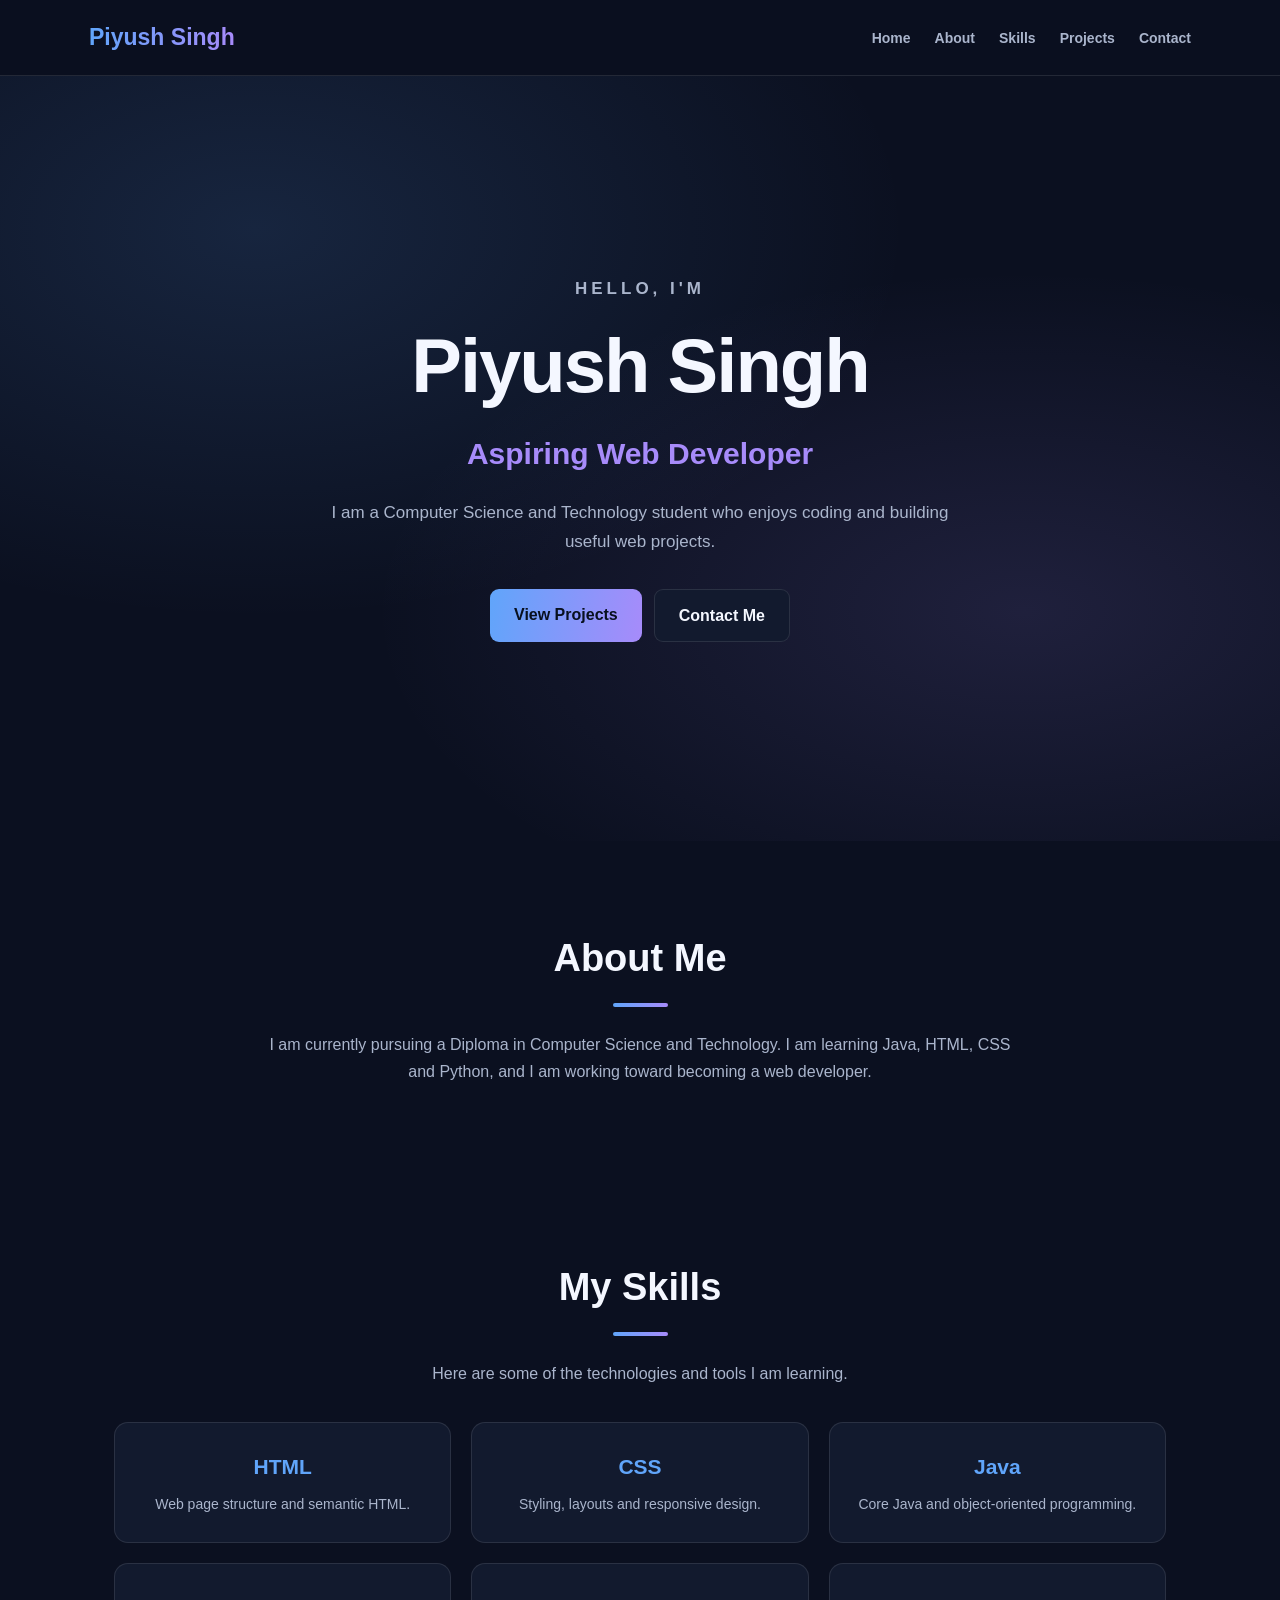
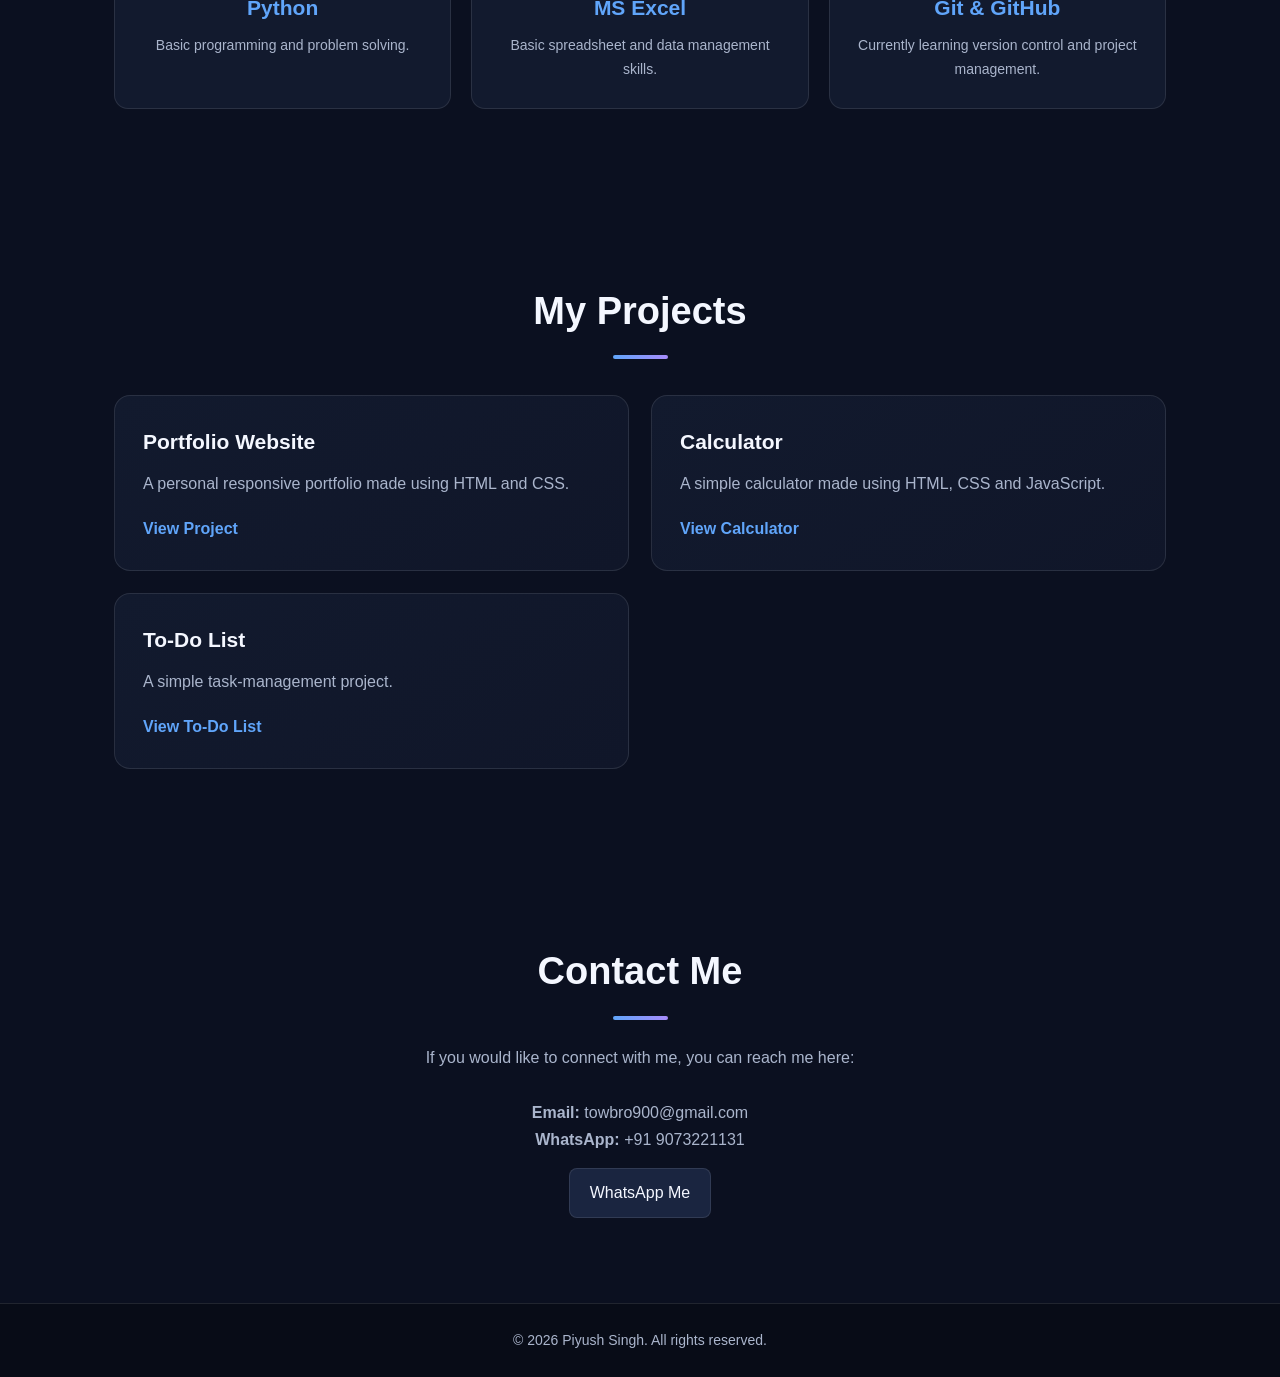
<file: index.html>
<!DOCTYPE html>
<html lang="en">
<head>
    <meta charset="UTF-8">
    <meta name="viewport" content="width=device-width, initial-scale=1.0">
    <title>Redirecting to Portfolio...</title>
    <script>window.location.replace('./protfolio/protfolio2.html');</script>
</head>
<body>
    <p>Redirecting to portfolio...</p>
</body>
</html>
</file>
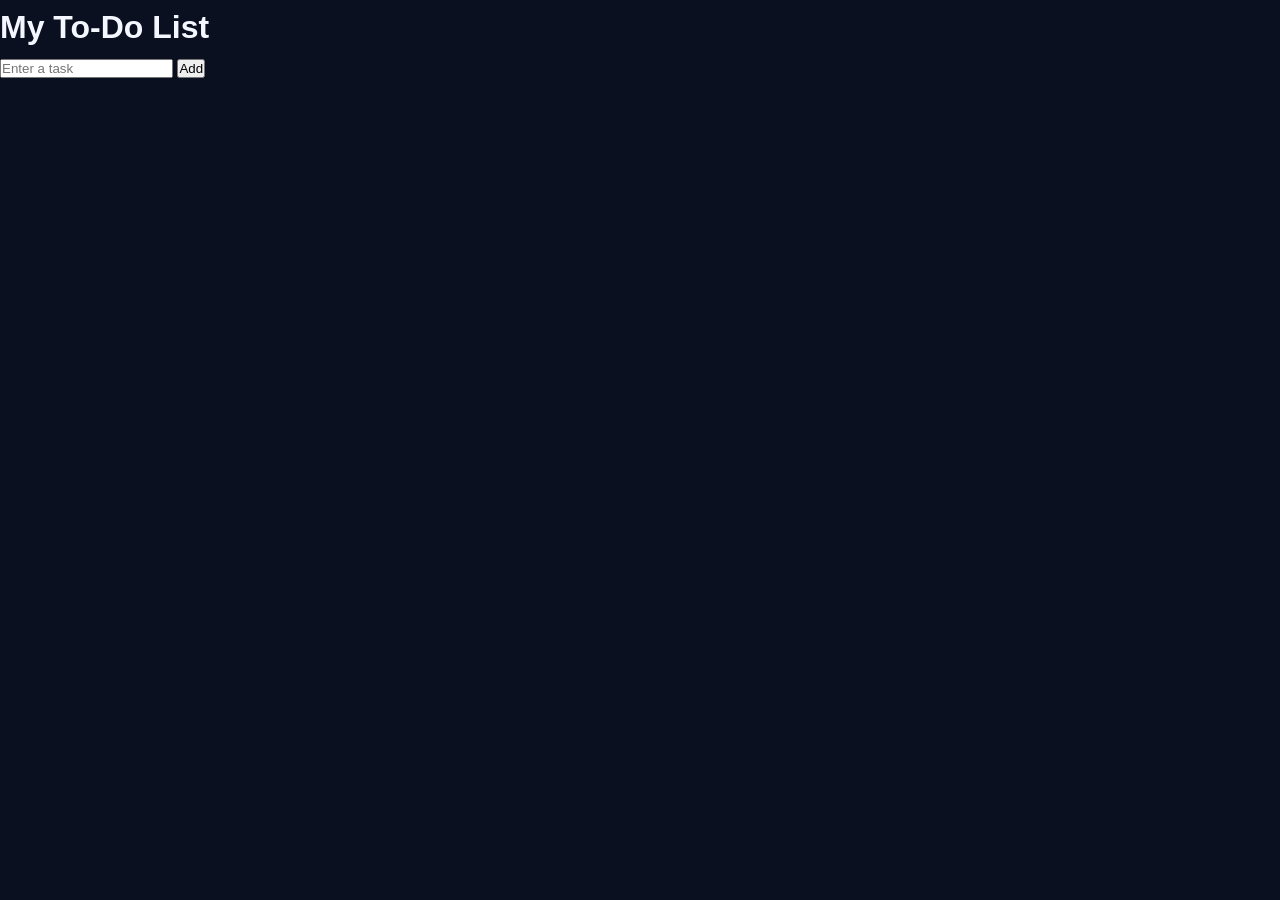
<file: protfolio/index.html>
<!DOCTYPE html>
<html lang="en">
<head>
    <meta charset="UTF-8">
    <meta name="viewport" content="width=device-width, initial-scale=1.0">
    <title>To-Do List</title>

    <link rel="stylesheet" href="style.css">
</head>

<body>

    <div class="todo-container">

        <h1>My To-Do List</h1>

        <div class="input-box">
            <input type="text" id="taskInput" placeholder="Enter a task">
            <button onclick="addTask()">Add</button>
        </div>

        <ul id="taskList"></ul>

    </div>

    <script src="script.js"></script>

</body>
</html>
</file>
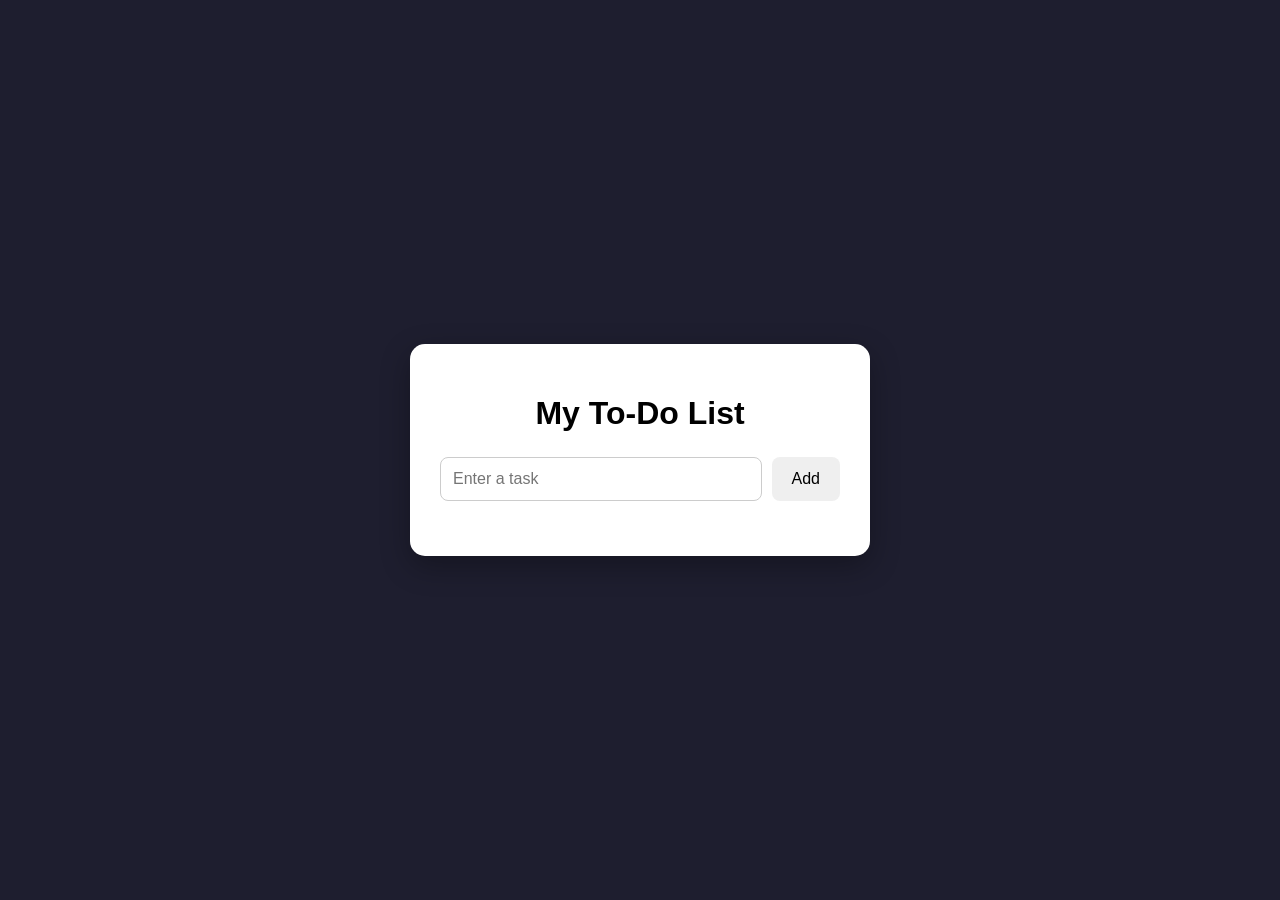
<file: todo list/index.html>
<!DOCTYPE html>
<html lang="en">

<head>
    <meta charset="UTF-8">
    <meta name="viewport" content="width=device-width, initial-scale=1.0">
    <title>To-Do List</title>

    <link rel="stylesheet" href="style.css">
</head>

<body>

    <div class="todo-container">

        <h1>My To-Do List</h1>

        <div class="input-box">
            <input type="text" id="taskInput" placeholder="Enter a task">
            <button onclick="addTask()">Add</button>
        </div>

        <ul id="taskList"></ul>

    </div>

    <script src="script.js"></script>

</body>
</html>
</file>
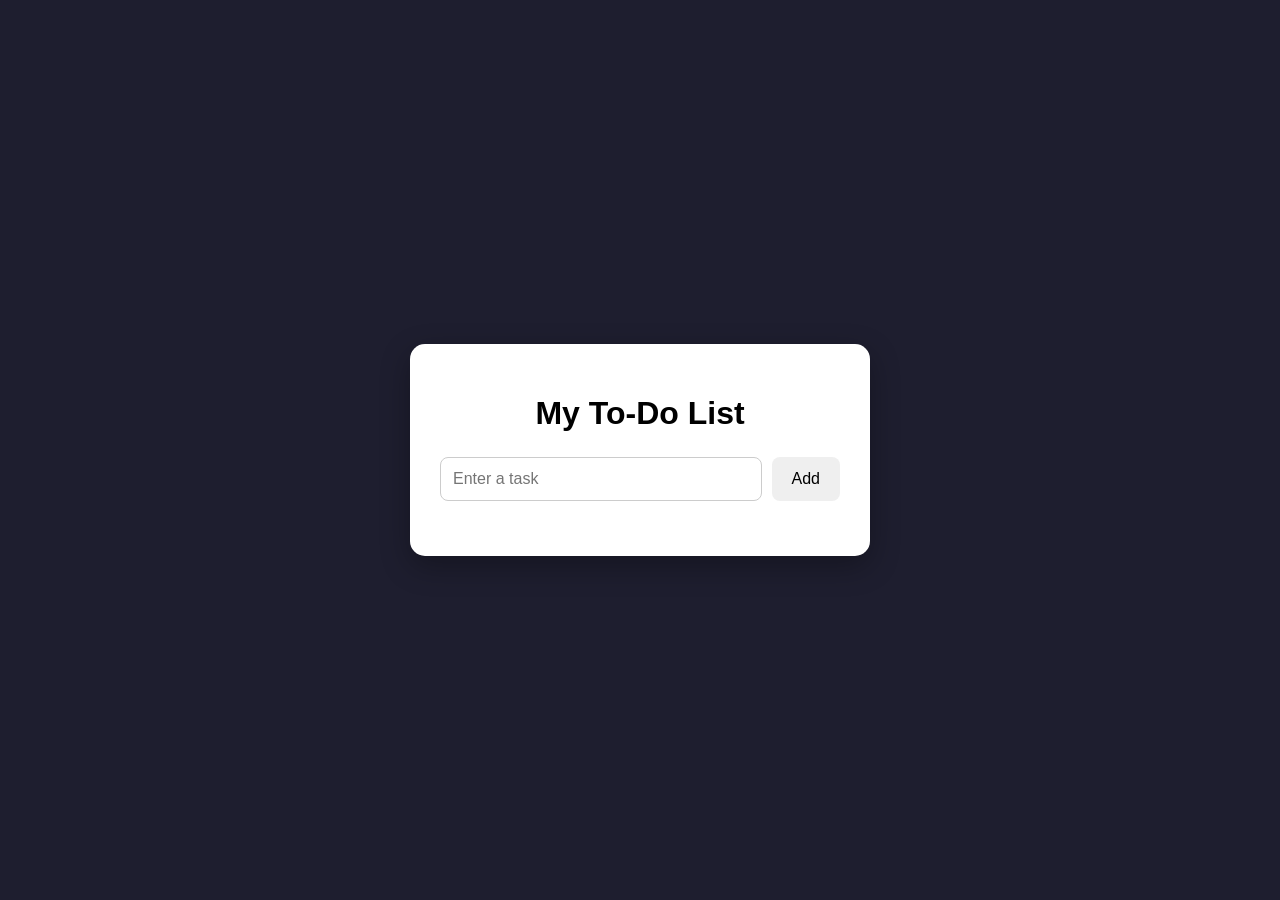
<file: todo-list/index.html>
<!DOCTYPE html>
<html lang="en">
<head>
    <meta charset="UTF-8">
    <meta name="viewport" content="width=device-width, initial-scale=1.0">
    <title>To-Do List</title>
    <link rel="stylesheet" href="style.css">
</head>
<body>
    <div class="todo-container">
        <h1>My To-Do List</h1>
        <div class="input-box">
            <input type="text" id="taskInput" placeholder="Enter a task">
            <button onclick="addTask()">Add</button>
        </div>
        <ul id="taskList"></ul>
    </div>
    <script src="script.js"></script>
</body>
</html>
</file>
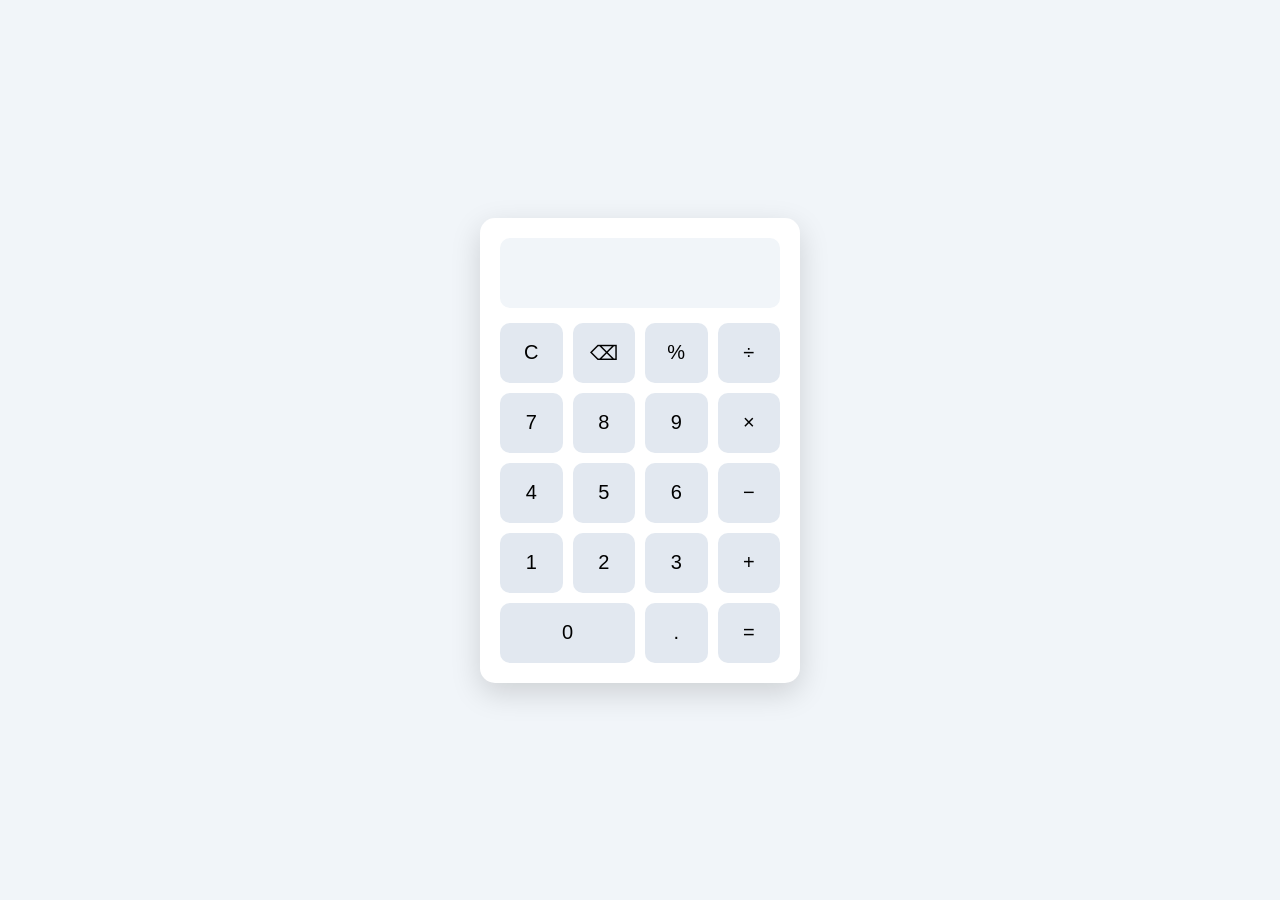
<file: calculator/calculator.html>
<!DOCTYPE html>
<html lang="en">

<head>
    <meta charset="UTF-8">
    <meta name="viewport" content="width=device-width, initial-scale=1.0">

    <title>Calculator</title>

    <link rel="stylesheet" href="calculator.css">
</head>

<body>

    <div class="calculator">

        <input type="text" id="display" readonly>

        <div class="buttons">

            <button onclick="clearDisplay()">C</button>
            <button onclick="deleteLast()">⌫</button>
            <button onclick="addValue('%')">%</button>
            <button onclick="addValue('/')">÷</button>

            <button onclick="addValue('7')">7</button>
            <button onclick="addValue('8')">8</button>
            <button onclick="addValue('9')">9</button>
            <button onclick="addValue('*')">×</button>

            <button onclick="addValue('4')">4</button>
            <button onclick="addValue('5')">5</button>
            <button onclick="addValue('6')">6</button>
            <button onclick="addValue('-')">−</button>

            <button onclick="addValue('1')">1</button>
            <button onclick="addValue('2')">2</button>
            <button onclick="addValue('3')">3</button>
            <button onclick="addValue('+')">+</button>

            <button onclick="addValue('0')" class="zero">0</button>
            <button onclick="addValue('.')">.</button>
            <button onclick="calculate()">=</button>

        </div>

    </div>

    <script src="calculator.js"></script>

</body>

</html>
</file>
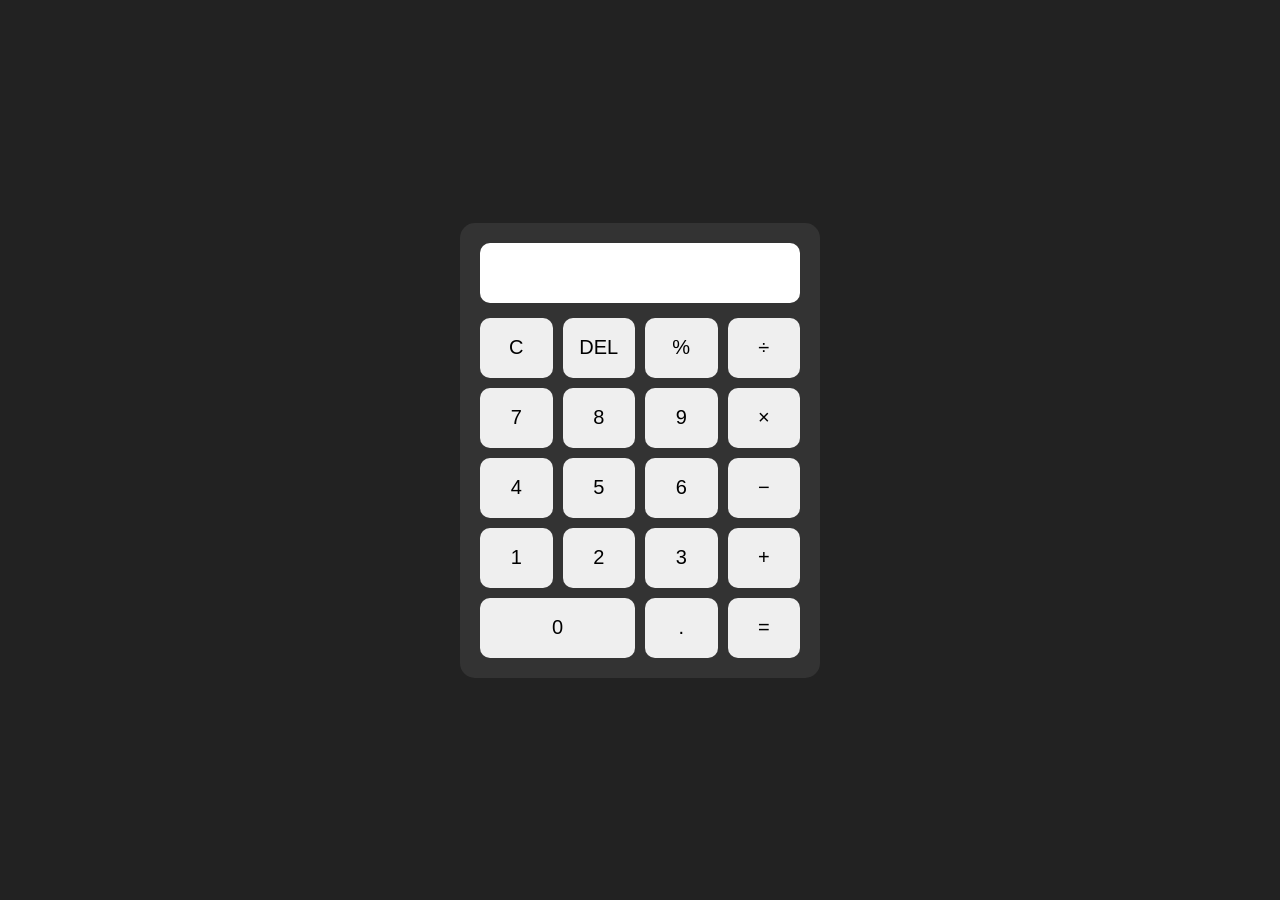
<file: protfolio/calculator.html>
<!DOCTYPE html>
<html lang="en">

<head>
    <meta charset="UTF-8">
    <meta name="viewport" content="width=device-width, initial-scale=1.0">
    <title>Calculator</title>

    <link rel="stylesheet" href="calculator.css">
</head>

<body>

    <div class="calculator">

        <input type="text" id="display" readonly>

        <div class="buttons">
            <button onclick="clearDisplay()">C</button>
            <button onclick="deleteLast()">DEL</button>
            <button onclick="appendValue('%')">%</button>
            <button onclick="appendValue('/')">÷</button>

            <button onclick="appendValue('7')">7</button>
            <button onclick="appendValue('8')">8</button>
            <button onclick="appendValue('9')">9</button>
            <button onclick="appendValue('*')">×</button>

            <button onclick="appendValue('4')">4</button>
            <button onclick="appendValue('5')">5</button>
            <button onclick="appendValue('6')">6</button>
            <button onclick="appendValue('-')">−</button>

            <button onclick="appendValue('1')">1</button>
            <button onclick="appendValue('2')">2</button>
            <button onclick="appendValue('3')">3</button>
            <button onclick="appendValue('+')">+</button>

            <button onclick="appendValue('0')" class="zero">0</button>
            <button onclick="appendValue('.')">.</button>
            <button onclick="calculate()">=</button>
        </div>

    </div>

    <script src="calculator.js"></script>

</body>

</html>
</file>
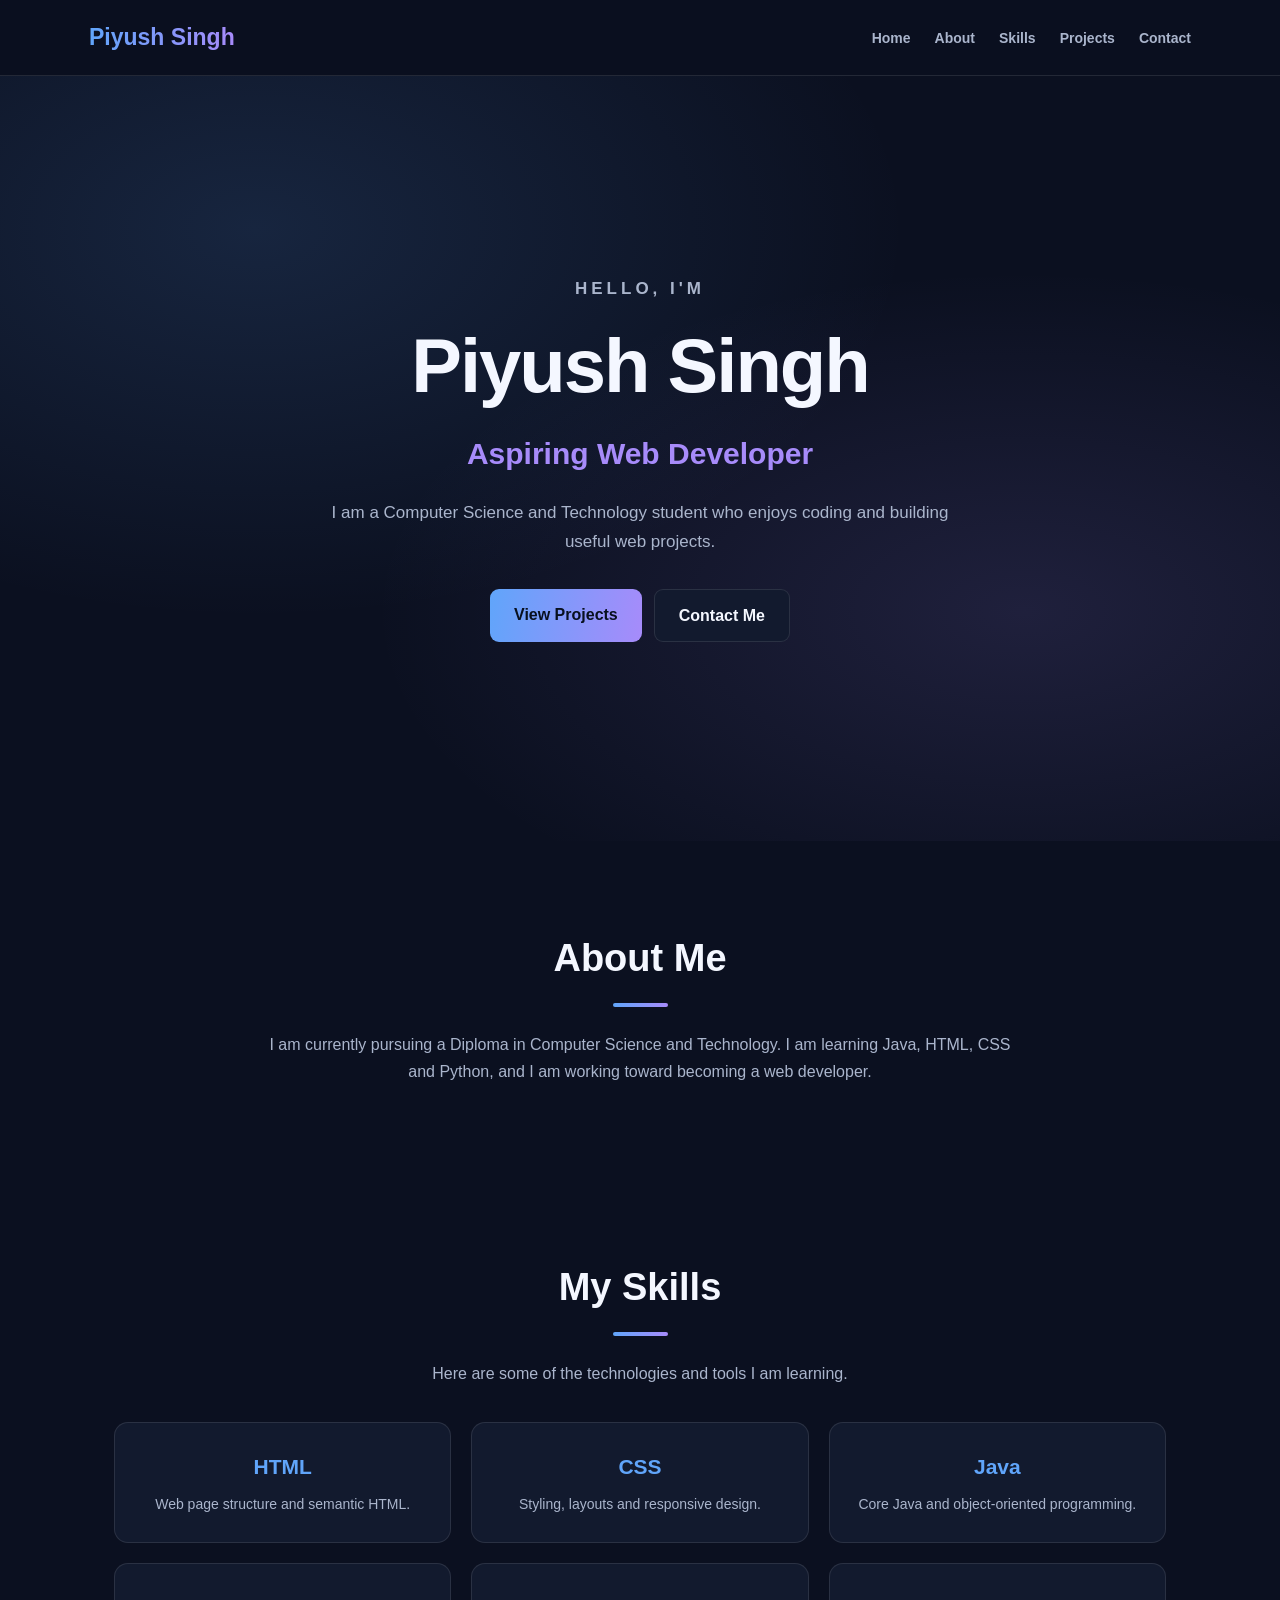
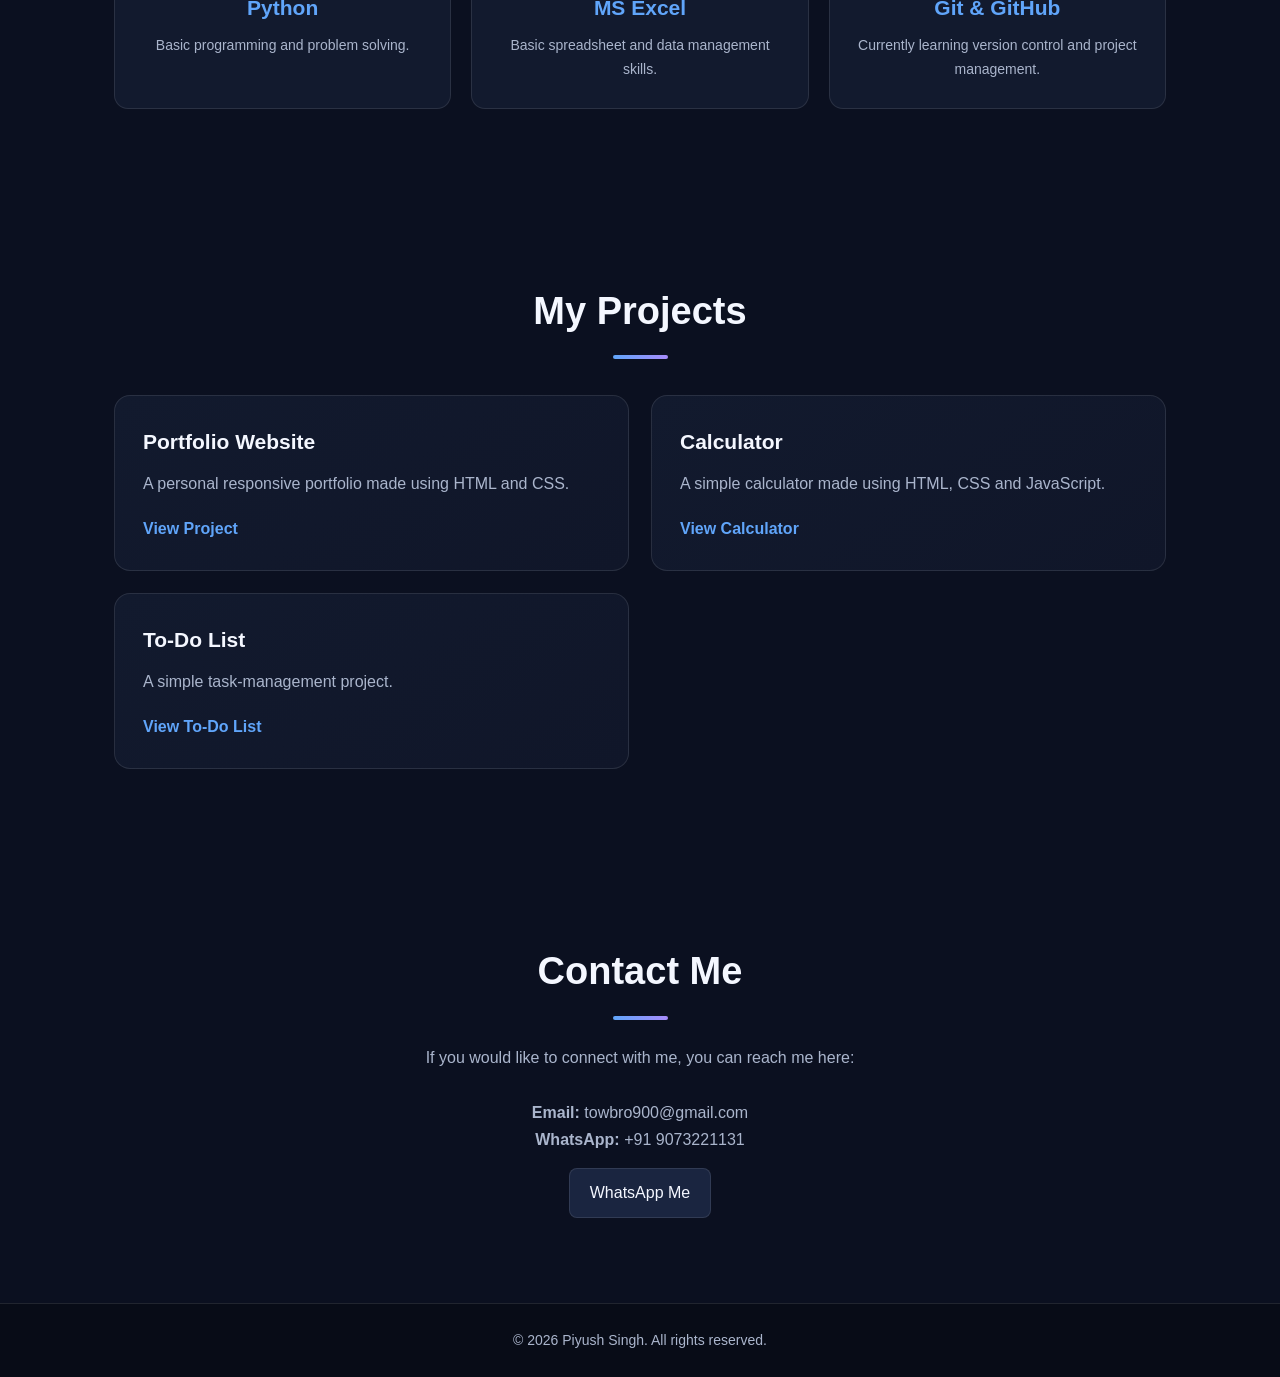
<file: protfolio/protfolio2.html>
<!DOCTYPE html>
<html lang="en">

<head>
    <meta charset="UTF-8">
    <meta name="viewport" content="width=device-width, initial-scale=1.0">

    <title>Piyush Singh | Portfolio</title>

    <link rel="stylesheet" href="style.css">
</head>

<body>

    <!-- Navigation -->
    <header>
        <nav class="navbar">

            <h1 class="logo">Piyush Singh</h1>

            <ul class="nav-links">
                <li><a href="#home">Home</a></li>
                <li><a href="#about">About</a></li>
                <li><a href="#skills">Skills</a></li>
                <li><a href="#projects">Projects</a></li>
                <li><a href="#contact">Contact</a></li>
            </ul>

        </nav>
    </header>


    <!-- Home -->
    <section id="home" class="hero">

        <div class="hero-content">

            <p class="small-text">HELLO, I'M</p>

            <h2>Piyush Singh</h2>

            <h3>Aspiring Web Developer</h3>

            <p>
                I am a Computer Science and Technology student
                who enjoys coding and building useful web projects.
            </p>

            <div class="buttons">
                <a href="#projects" class="btn primary">
                    View Projects
                </a>

                <a href="#contact" class="btn secondary">
                    Contact Me
                </a>
            </div>

        </div>

    </section>


    <!-- About -->
    <section id="about" class="section">

        <h2>About Me</h2>

        <p>
            I am currently pursuing a Diploma in Computer Science
            and Technology. I am learning Java, HTML, CSS and Python,
            and I am working toward becoming a web developer.
        </p>

    </section>

<!-- Skills Section -->
<section id="skills" class="section">

    <h2>My Skills</h2>

    <p class="skills-intro">
        Here are some of the technologies and tools I am learning.
    </p>

    <div class="skills-container">

        <div class="skill-card">
            <h3>HTML</h3>
            <p>Web page structure and semantic HTML.</p>
        </div>

        <div class="skill-card">
            <h3>CSS</h3>
            <p>Styling, layouts and responsive design.</p>
        </div>

        <div class="skill-card">
            <h3>Java</h3>
            <p>Core Java and object-oriented programming.</p>
        </div>

        <div class="skill-card">
            <h3>Python</h3>
            <p>Basic programming and problem solving.</p>
        </div>

        <div class="skill-card">
            <h3>MS Excel</h3>
            <p>Basic spreadsheet and data management skills.</p>
        </div>

        <div class="skill-card">
            <h3>Git & GitHub</h3>
            <p>Currently learning version control and project management.</p>
        </div>

    </div>

</section>


    <!-- Projects -->
    <section id="projects" class="section">

        <h2>My Projects</h2>

        <div class="cards">

            <div class="card project">

                <h3>Portfolio Website</h3>

                <p>
                    A personal responsive portfolio
                    made using HTML and CSS.
                </p>

                <a href="protfolio2.html" target="_blank">
                    View Project
                </a>

            </div>


            <div class="card project">

                <h3>Calculator</h3>

                <p>
                      A simple calculator made using HTML, CSS and JavaScript.
                 </p>

                 <a href="calculator.html" target="_blank">
                      View Calculator
                 </a>
             </div>


             <div class="card project">

                 <h3>To-Do List</h3>

                <p>
                    A simple task-management project.
                </p>

                <a href="../todo-list/index.html" target="_blank">
                    View To-Do List
                </a>                
            </div>

        </div>

    </section>


    <!-- Contact -->
    <section id="contact" class="section contact">

        <h2>Contact Me</h2>

        <p>
            If you would like to connect with me,
            you can reach me here:
        </p>

        <div class="contact-info">

            <p>
                <strong>Email:</strong>
                towbro900@gmail.com
            </p>
            <P>
                <strong>WhatsApp:</strong>
                +91 9073221131
            </P>
                <a href="https://wa.me/9073221131" target="_blank">
                    WhatsApp Me
                </a>
        </div>

    </section>


    <!-- Footer -->
    <footer>

        <p>
            © 2026 Piyush Singh. All rights reserved.
        </p>

    </footer>

</body>

</html>
</file>
<file: protfolio/style.css>
/* ===== Modern Portfolio Theme ===== */
:root {
    --bg: #0b1020;
    --surface: #121a2e;
    --surface-light: #1a2540;
    --text: #f4f7ff;
    --muted: #aab5cc;
    --blue: #60a5fa;
    --purple: #a78bfa;
    --border: rgba(255, 255, 255, 0.1);
}

* {
    margin: 0;
    padding: 0;
    box-sizing: border-box;
}

html {
    scroll-behavior: smooth;
    scroll-padding-top: 90px;
}

body {
    font-family: Arial, sans-serif;
    line-height: 1.7;
    background: var(--bg);
    color: var(--text);
}

a {
    transition: 0.25s ease;
}

/* Navigation */
header {
    position: sticky;
    top: 0;
    z-index: 100;
    background: rgba(11, 16, 32, 0.92);
    backdrop-filter: blur(14px);
    border-bottom: 1px solid var(--border);
}

.navbar {
    max-width: 1150px;
    margin: auto;
    padding: 18px 24px;
    display: flex;
    align-items: center;
    justify-content: space-between;
    gap: 20px;
}

.logo {
    font-size: 23px;
    background: linear-gradient(90deg, var(--blue), var(--purple));
    -webkit-background-clip: text;
    background-clip: text;
    color: transparent;
}

.nav-links {
    list-style: none;
    display: flex;
    flex-wrap: wrap;
    gap: 24px;
}

.nav-links a {
    color: var(--muted);
    text-decoration: none;
    font-weight: 600;
    font-size: 14px;
}

.nav-links a:hover {
    color: var(--blue);
}

/* Hero */
.hero {
    min-height: 85vh;
    display: flex;
    align-items: center;
    justify-content: center;
    text-align: center;
    padding: 90px 24px;
    background:
        radial-gradient(ellipse at 20% 20%,
            rgba(96, 165, 250, 0.14), transparent 45%),
        radial-gradient(ellipse at 80% 70%,
            rgba(167, 139, 250, 0.13), transparent 45%),
        var(--bg);
}

.hero-content {
    max-width: 780px;
}

.small-text {
    color: var(--blue);
    font-weight: bold;
    letter-spacing: 4px;
    font-size: 13px;
}

.hero h2 {
    font-size: clamp(42px, 8vw, 76px);
    line-height: 1.15;
    margin: 18px 0;
    letter-spacing: -2px;
}

.hero h3 {
    font-size: clamp(21px, 4vw, 30px);
    color: var(--purple);
    margin-bottom: 20px;
}

.hero p {
    color: var(--muted);
    font-size: 17px;
    max-width: 620px;
    margin: auto;
}

/* Buttons */
.buttons {
    margin-top: 32px;
    display: flex;
    flex-wrap: wrap;
    justify-content: center;
    gap: 12px;
}

.btn {
    display: inline-block;
    padding: 12px 24px;
    border-radius: 9px;
    text-decoration: none;
    font-weight: bold;
}

.primary {
    color: #08101f;
    background: linear-gradient(100deg, var(--blue), var(--purple));
}

.primary:hover {
    transform: translateY(-3px);
    box-shadow: 0 8px 28px rgba(96, 165, 250, 0.2);
}

.secondary {
    color: var(--text);
    border: 1px solid var(--border);
    background: var(--surface);
}

.secondary:hover {
    border-color: var(--blue);
    transform: translateY(-3px);
}

/* Sections */
.section {
    max-width: 1100px;
    margin: auto;
    padding: 85px 24px;
}

.section h2 {
    text-align: center;
    font-size: clamp(29px, 5vw, 38px);
    margin-bottom: 24px;
}

.section h2::after {
    content: "";
    display: block;
    width: 55px;
    height: 4px;
    margin: 12px auto 0;
    border-radius: 5px;
    background: linear-gradient(90deg, var(--blue), var(--purple));
}

.section > p {
    max-width: 760px;
    margin: auto;
    text-align: center;
    color: var(--muted);
}

/* Skills */
.skills-intro {
    margin-bottom: 32px !important;
}

.skills-container {
    display: grid;
    grid-template-columns: repeat(3, minmax(0, 1fr));
    gap: 20px;
    margin-top: 35px;
}

.skill-card {
    padding: 26px 20px;
    text-align: center;
    background: var(--surface);
    border: 1px solid var(--border);
    border-radius: 14px;
    transition: transform 0.25s, border-color 0.25s;
}

.skill-card:hover {
    transform: translateY(-5px);
    border-color: var(--purple);
}

.skill-card h3 {
    color: var(--blue);
    font-size: 21px;
    margin-bottom: 8px;
}

.skill-card p {
    color: var(--muted);
    font-size: 14px;
}

/* Project Cards */
.cards {
    display: grid;
    grid-template-columns: repeat(2, minmax(0, 1fr));
    gap: 22px;
    margin-top: 36px;
}

.card {
    padding: 28px;
    background: linear-gradient(145deg, var(--surface), #101629);
    border: 1px solid var(--border);
    border-radius: 16px;
    transition: transform 0.25s, border-color 0.25s;
}

.card:hover {
    transform: translateY(-5px);
    border-color: var(--blue);
}

.card h3 {
    font-size: 21px;
    margin-bottom: 10px;
}

.card p {
    color: var(--muted);
}

.project a {
    display: inline-block;
    margin-top: 18px;
    color: var(--blue);
    text-decoration: none;
    font-weight: bold;
}

.project a:hover {
    color: var(--purple);
}

/* Contact */
.contact-info {
    margin-top: 28px;
    text-align: center;
}

.contact-info p {
    color: var(--muted);
    overflow-wrap: anywhere;
}

.contact-info a {
    display: inline-block;
    margin-top: 15px;
    padding: 10px 20px;
    color: var(--text);
    background: var(--surface-light);
    border: 1px solid var(--border);
    border-radius: 8px;
    text-decoration: none;
}

.contact-info a:hover {
    border-color: var(--blue);
}

/* Footer */
footer {
    padding: 25px 20px;
    text-align: center;
    background: #080c17;
    border-top: 1px solid var(--border);
    color: var(--muted);
    font-size: 14px;
}

/* Mobile Responsive */
@media (max-width: 700px) {
    .navbar {
        flex-direction: column;
        padding: 16px;
        gap: 12px;
    }

    .nav-links {
        justify-content: center;
        gap: 12px 18px;
    }

    .hero {
        min-height: 75vh;
        padding: 70px 20px;
    }

    .hero h2 {
        letter-spacing: -1px;
    }

    .section {
        padding: 65px 20px;
    }

    .skills-container,
    .cards {
        grid-template-columns: 1fr;
    }

    .card {
        padding: 24px;
    }
}

@media (prefers-reduced-motion: reduce) {
    html {
        scroll-behavior: auto;
    }

    *,
    *::before,
    *::after {
        transition-duration: 0.01ms !important;
    }
}
</file>
<file: todo list/style.css>
body {
    margin: 0;
    padding: 0;
    min-height: 100vh;
    display: flex;
    justify-content: center;
    align-items: center;
    background: #1e1e2f;
    font-family: Arial, sans-serif;
}

.todo-container {
    width: 400px;
    padding: 30px;
    background: white;
    border-radius: 15px;
    box-shadow: 0 10px 30px rgba(0, 0, 0, 0.3);
}

h1 {
    text-align: center;
    margin-bottom: 25px;
}

.input-box {
    display: flex;
    gap: 10px;
}

input {
    flex: 1;
    padding: 12px;
    font-size: 16px;
    border: 1px solid #ccc;
    border-radius: 8px;
}

button {
    padding: 12px 20px;
    border: none;
    border-radius: 8px;
    cursor: pointer;
    font-size: 16px;
}

button:hover {
    opacity: 0.8;
}

ul {
    list-style: none;
    padding: 0;
    margin-top: 25px;
}li {
    display: flex;
    align-items: center;
    gap: 10px;
    padding: 12px;
    margin-bottom: 10px;
    background: #f1f1f1;
    border-radius: 8px;
}

li span {
    flex: 1;
}

.completed {
    text-decoration: line-through;
    opacity: 0.5;
}

li button {
    padding: 7px 10px;
    font-size: 14px;
}
</file>
<file: todo-list/style.css>
body {
    margin: 0;
    padding: 0;
    min-height: 100vh;
    display: flex;
    justify-content: center;
    align-items: center;
    background: #1e1e2f;
    font-family: Arial, sans-serif;
}

.todo-container {
    width: min(400px, calc(100% - 40px));
    padding: 30px;
    background: white;
    border-radius: 15px;
    box-shadow: 0 10px 30px rgba(0, 0, 0, 0.3);
}

h1 { text-align: center; margin-bottom: 25px; }
.input-box { display: flex; gap: 10px; }
input { flex: 1; padding: 12px; font-size: 16px; border: 1px solid #ccc; border-radius: 8px; }
button { padding: 12px 20px; border: none; border-radius: 8px; cursor: pointer; font-size: 16px; }
button:hover { opacity: 0.8; }
ul { list-style: none; padding: 0; margin-top: 25px; }
li { display: flex; align-items: center; gap: 10px; padding: 12px; margin-bottom: 10px; background: #f1f1f1; border-radius: 8px; }
li span { flex: 1; }
.completed { text-decoration: line-through; opacity: 0.5; }
li button { padding: 7px 10px; font-size: 14px; }
</file>
<file: calculator/calculator.css>
* {
    margin: 0;
    padding: 0;
    box-sizing: border-box;
}

body {
    min-height: 100vh;

    display: flex;
    justify-content: center;
    align-items: center;

    background: #f1f5f9;

    font-family: Arial, sans-serif;
}

.calculator {
    width: 320px;

    padding: 20px;

    background: white;

    border-radius: 15px;

    box-shadow: 0 10px 30px rgba(0, 0, 0, 0.15);
}

#display {
    width: 100%;

    height: 70px;

    margin-bottom: 15px;

    padding: 10px;

    font-size: 30px;

    text-align: right;

    border: none;

    background: #f1f5f9;

    border-radius: 10px;
}

.buttons {
    display: grid;

    grid-template-columns: repeat(4, 1fr);

    gap: 10px;
}

button {
    height: 60px;

    border: none;

    border-radius: 10px;

    font-size: 20px;

    cursor: pointer;

    background: #e2e8f0;
}

button:hover {
    background: #cbd5e1;
}

.zero {
    grid-column: span 2;
}
</file>
<file: protfolio/calculator.css>
body {
    margin: 0;
    padding: 0;
    height: 100vh;
    display: flex;
    justify-content: center;
    align-items: center;
    background: #222;
    font-family: Arial, sans-serif;
}

.calculator {
    width: 320px;
    padding: 20px;
    background: #333;
    border-radius: 15px;
}

#display {
    width: 100%;
    height: 60px;
    box-sizing: border-box;
    margin-bottom: 15px;
    font-size: 28px;
    text-align: right;
    padding: 10px;
    border: none;
    border-radius: 10px;
}

.buttons {
    display: grid;
    grid-template-columns: repeat(4, 1fr);
    gap: 10px;
}

button {
    height: 60px;
    font-size: 20px;
    border: none;
    border-radius: 10px;
    cursor: pointer;
}

button:hover {
    opacity: 0.8;
}

.zero {
    grid-column: span 2;
}
</file>
